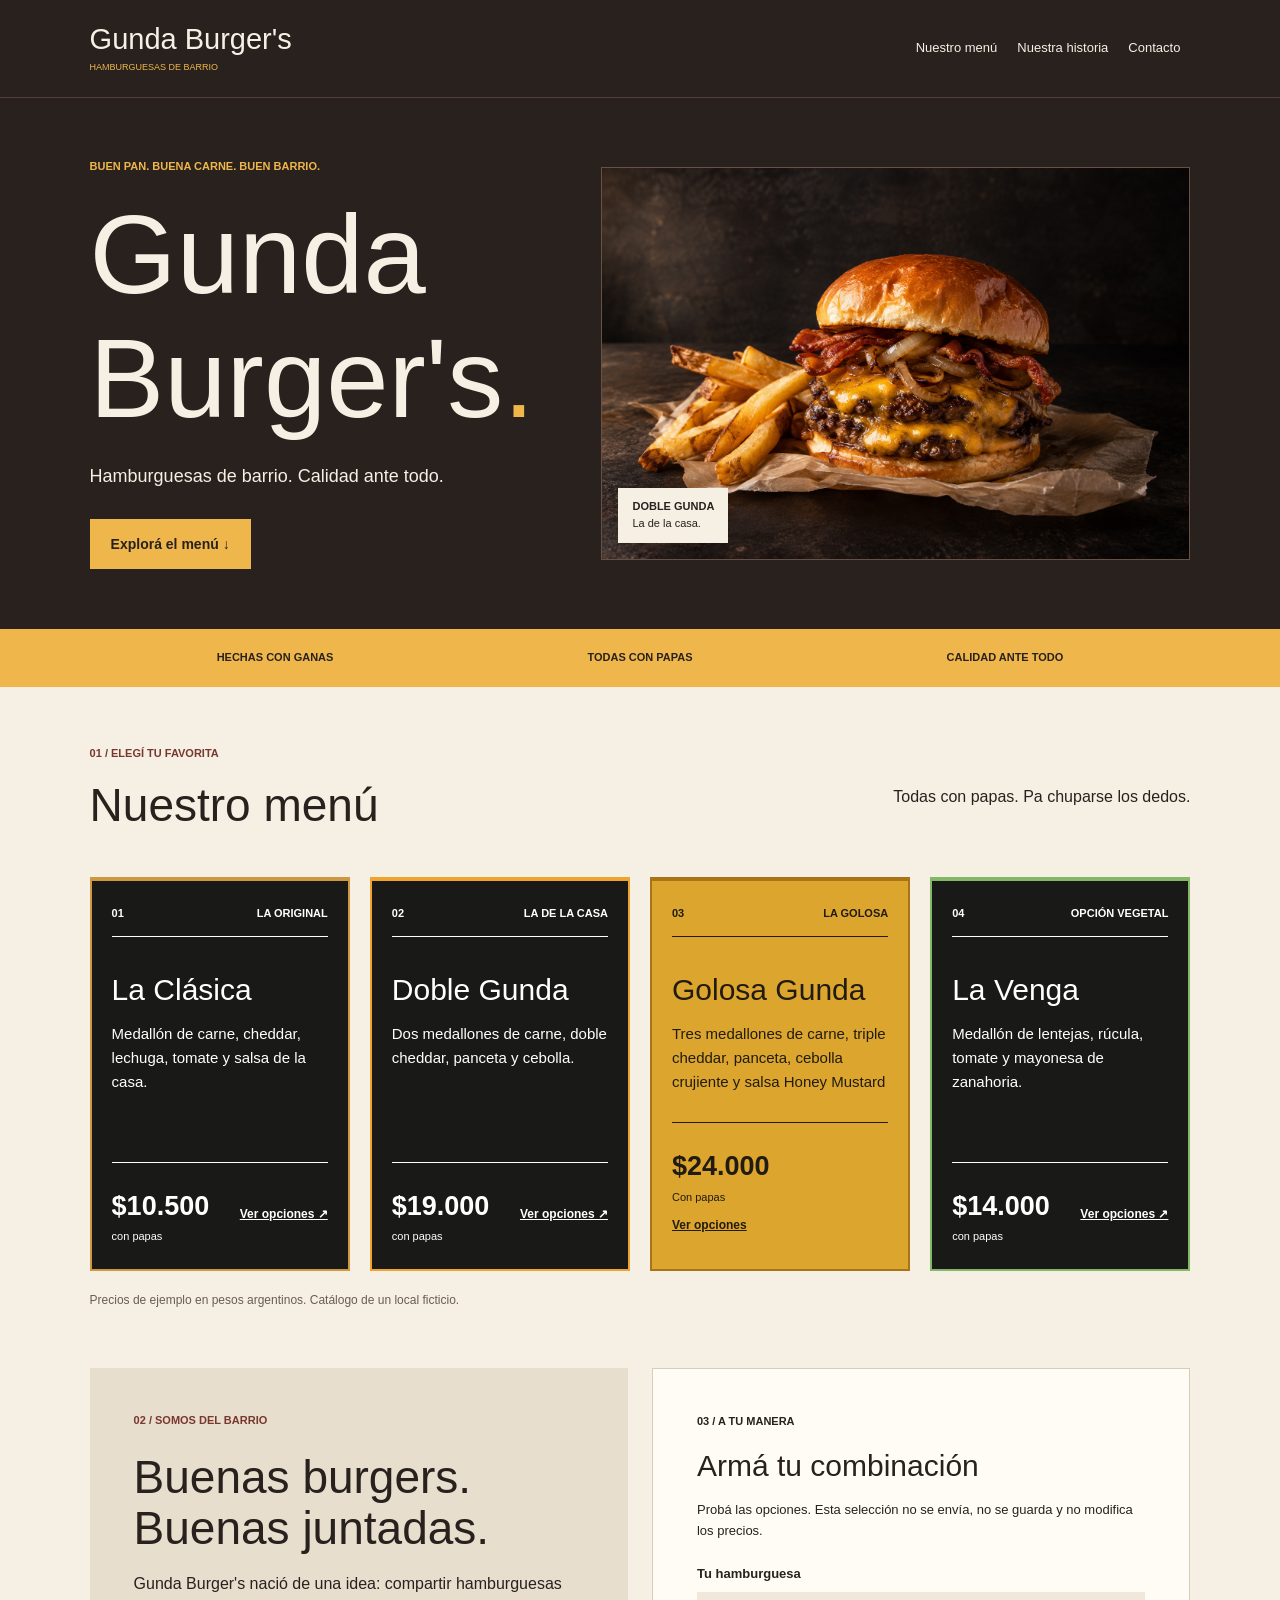
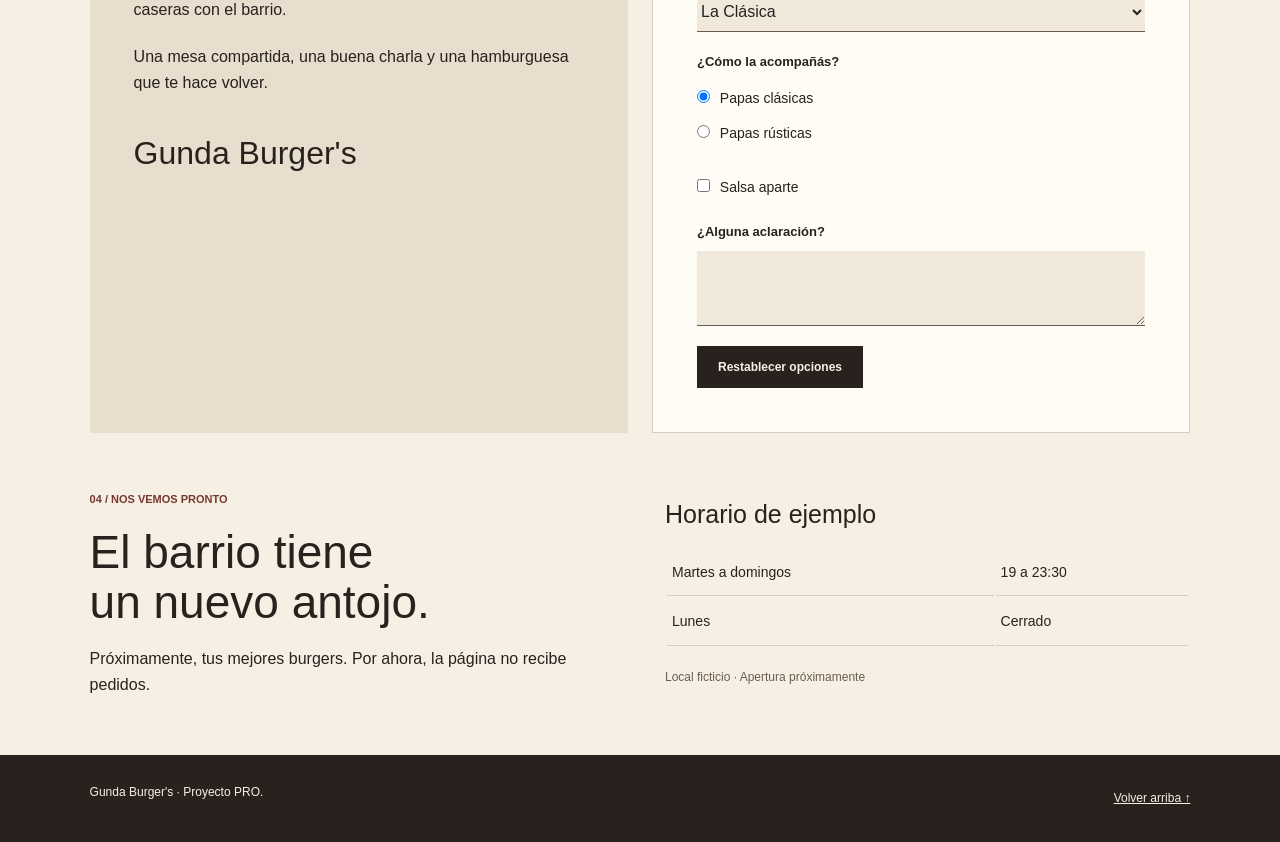
<file: index.html>
<!DOCTYPE html>
<!-- HTML5. El idioma ayuda a lectores de pantalla y herramientas de traducción. -->
<html lang="es">
<head>
    <!-- UTF-8 conserva tildes; viewport permite aplicar el diseño mobile first (clase 7). -->
    <meta charset="UTF-8">
    <meta name="viewport" content="width=device-width, initial-scale=1.0">
    <title>Gunda Burger's | Hamburguesas de barrio</title>
    <!-- CSS externo: la ruta parte de la ubicación de este HTML (clase 3). -->
    <link rel="stylesheet" href="css/estilos.css">
</head>
<body>
    <!-- Cabecera semántica. La clase aplica estilos; el id sirve como destino del enlace. -->
    <header class="cabecera" id="inicio">
        <div class="contenedor cabeceraInterior">
            <!-- Marca enlazada al inicio; el h1 se reserva para la presentación principal. -->
            <a class="marca" href="#inicio">Gunda Burger's<span class="marcaDetalle">HAMBURGUESAS DE BARRIO</span></a>
            <!-- Lista de navegación: Flexbox distribuye sus elementos (clases 2 y 5). -->
            <nav>
                <ul class="navegacion">
                    <li><a href="#menu">Nuestro menú</a></li>
                    <li><a href="#nosotros">Nuestra historia</a></li>
                    <li><a href="#contacto">Contacto</a></li>
                </ul>
            </nav>
        </div>
    </header>

    <!-- Un único main reúne las secciones principales de la página. -->
    <main>
        <!-- Grid cambia esta portada de una columna a dos según el ancho disponible. -->
        <section class="portada">
            <div class="contenedor portadaGrilla">
                <div class="portadaTexto">
                    <!-- Texto secundario de presentación, sin alterar la jerarquía de títulos. -->
                    <p class="antetitulo">BUEN PAN. BUENA CARNE. BUEN BARRIO.</p>
                    <h1>Gunda<br>Burger's<span class="punto">.</span></h1>
                    <!-- Conservamos tu eslogan. -->
                    <p class="eslogan">Hamburguesas de barrio. Calidad ante todo.</p>
                    <!-- Es un enlace de navegación con apariencia de botón; no ejecuta una compra. -->
                    <a class="boton" href="#menu">Explorá el menú ↓</a>
                </div>
                <!-- Imagen local: alt describe el contenido si no se ve (clase 2). -->
                <div class="portadaVisual">
                    <img class="fotoPortada" src="img/doble-gunda.png" alt="Hamburguesa doble con cheddar, panceta, cebolla y papas fritas">
                    <!-- Position absolute ubica el rótulo respecto de portadaVisual (clase 4). -->
                    <p class="rotuloFoto">DOBLE GUNDA <span>La de la casa.</span></p>
                </div>
            </div>
        </section>

        <!-- Franja de identidad: lista distribuida con Flexbox, capaz de saltar de línea. -->
        <div class="franja">
            <ul class="contenedor ventajas">
                <li>HECHAS CON GANAS</li>
                <li>TODAS CON PAPAS</li>
                <li>CALIDAD ANTE TODO</li>
            </ul>
        </div>

        <!-- Los id originales se mantienen para conservar la navegación. -->
        <section class="contenedor seccion" id="menu">
            <div class="tituloSeccion">
                <div>
                    <p class="antetitulo">01 / ELEGÍ TU FAVORITA</p>
                    <h2>Nuestro menú</h2>
                </div>
                <!-- Conservamos tu descripción; la aclaración separa la maqueta de una tienda real. -->
                <p>Todas con papas. Pa chuparse los dedos.</p>
            </div>

            <!-- Grid organiza las tarjetas en 1, 2 o 4 columnas (clases 6 y 7). -->
            <div class="productos">
                <article class="producto">
                    <!-- El número y la categoría son texto; no funcionan como filtros. -->
                    <div class="productoSuperior"><span>01</span><span>LA ORIGINAL</span></div>
                    <h3>La Clásica</h3>
                    <p class="descripcion">Medallón de carne, cheddar, lechuga, tomate y salsa de la casa.</p>
                    <!-- Flexbox mantiene el precio y el enlace en la base de cada tarjeta. -->
                    <div class="productoPie">
                        <p class="precio">$10.500<span>con papas</span></p>
                        <a class="enlaceProducto" href="#personalizar">Ver opciones ↗</a>
                    </div>
                </article>

                <!-- Una segunda clase agrega el aspecto destacado sin repetir todas las reglas. -->
                <article class="producto productoDestacado">
                    <div class="productoSuperior"><span>02</span><span>LA DE LA CASA</span></div>
                    <h3>Doble Gunda</h3>
                    <p class="descripcion">Dos medallones de carne, doble cheddar, panceta y cebolla.</p>
                    <div class="productoPie">
                        <p class="precio">$19.000<span>con papas</span></p>
                        <a class="enlaceProducto" href="#personalizar">Ver opciones ↗</a>
                    </div>
                </article>

                <!--Una tercera clase, para los golosos-->
                <article class = "producto productoExtra">
                    <div class= "productoSuperior"><span>03</span><span>LA GOLOSA</span></div>
                    <h3>Golosa Gunda</h3>
                    <p class = "descripcion">Tres medallones de carne, triple cheddar, panceta, cebolla crujiente y salsa Honey Mustard</p>
                    <div class ="productoPie">
                        <p class="precio">$24.000<span>Con papas</span></p>
                        <a class="enlaceProducto" href="#personalizar">Ver opciones</a>
                    </div>
                </article>

                <!-- Mismo componente, conservando el nombre que elegiste para la opción vegetal. -->
                <article class="producto productoVegetal">
                    <!-- La clase adicional aplica la variante verde del catálogo. -->
                    <div class="productoSuperior"><span>04</span><span>OPCIÓN VEGETAL</span></div>
                    <h3>La Venga</h3>
                    <p class="descripcion">Medallón de lentejas, rúcula, tomate y mayonesa de zanahoria.</p>
                    <div class="productoPie">
                        <p class="precio">$14.000<span>con papas</span></p>
                        <a class="enlaceProducto" href="#personalizar">Ver opciones ↗</a>
                    </div>
                </article>
            </div>
            <!-- Los importes siguen siendo texto; no hay cálculo ni compra implementados. -->
            <p class="nota">Precios de ejemplo en pesos argentinos. Catálogo de un local ficticio.</p>
        </section>

        <!-- Grid por áreas distribuye historia y formulario: vertical en móvil, lateral en escritorio. -->
        <div class="contenedor comunidad">
            <section class="historia" id="nosotros">
                <p class="antetitulo">02 / SOMOS DEL BARRIO</p>
                <h2>Buenas burgers.<br>Buenas juntadas.</h2>
                <!-- Conservamos tu historia, unificando la escritura de la marca. -->
                <p>Gunda Burger's nació de una idea: compartir hamburguesas caseras con el barrio.</p>
                <p>Una mesa compartida, una buena charla y una hamburguesa que te hace volver.</p>
                <p class="firma">Gunda Burger's</p>
            </section>

            <section class="personalizacion" id="personalizar">
                <p class="antetitulo">03 / A TU MANERA</p>
                <h2>Armá tu combinación</h2>
                <p class="notaFormulario">Probá las opciones. Esta selección no se envía, no se guarda y no modifica los precios.</p>
                <!-- Formulario HTML de práctica (clase 2). Sin submit ni destino de pedidos. -->
                <form>
                    <!-- for e id vinculan la etiqueta al control; name identifica su dato. -->
                    <label class="etiqueta" for="hamburguesa">Tu hamburguesa</label>
                    <select id="hamburguesa" name="hamburguesa">
                        <option value="clasica">La Clásica</option>
                        <option value="doble-gunda">Doble Gunda</option>
                        <option value="golosa-gunda">Golosa Gunda</option>
                        <option value="la-venga">La Venga</option>
                    </select>
                    <!-- fieldset agrupa controles; legend nombra el grupo. -->
                    <fieldset>
                        <legend>¿Cómo la acompañás?</legend>
                        <!-- Compartir name hace que solo se pueda elegir una opción de radio. -->
                        <label class="opcion"><input type="radio" name="papas" value="clasicas" checked> Papas clásicas</label>
                        <label class="opcion"><input type="radio" name="papas" value="rusticas"> Papas rústicas</label>
                    </fieldset>
                    <!-- Checkbox permite marcar una preferencia independiente. -->
                    <label class="opcion"><input type="checkbox" name="salsa-aparte" value="si"> Salsa aparte</label>
                    <label class="etiqueta" for="aclaraciones">¿Alguna aclaración?</label>
                    <!-- textarea admite varias líneas; rows fija una altura inicial en líneas. -->
                    <textarea id="aclaraciones" name="aclaraciones" rows="3"></textarea>
                    <!-- Reset restaura los valores iniciales usando comportamiento nativo de HTML. -->
                    <input class="boton botonSecundario" type="reset" value="Restablecer opciones">
                </form>
            </section>
        </div>

        <!-- Tabla para información tabulada; la distribución de la página sigue a cargo de CSS. -->
        <section class="contenedor seccion contacto" id="contacto">
            <div>
                <p class="antetitulo">04 / NOS VEMOS PRONTO</p>
                <h2>El barrio tiene<br>un nuevo antojo.</h2>
                <!-- Conservamos el mensaje y el horario, corrigiendo solo la ortografía. -->
                <p>Próximamente, tus mejores burgers. Por ahora, la página no recibe pedidos.</p>
            </div>
            <div class="horarios">
                <h3>Horario de ejemplo</h3>
                <!-- Cada tr es una fila y cada td contiene el día o su horario. -->
                <table>
                    <tr><td>Martes a domingos</td><td>19 a 23:30</td></tr>
                    <tr><td>Lunes</td><td>Cerrado</td></tr>
                </table>
                <p class="nota">Local ficticio · Apertura próximamente</p>
            </div>
        </section>
    </main>

    <!-- Pie con tu texto original y un enlace interno funcional. -->
    <footer class="pie">
        <div class="contenedor pieInterior">
            <p>Gunda Burger's · Proyecto PRO.</p>
            <a href="#inicio">Volver arriba ↑</a>
        </div>
    </footer>
</body>
</html>
</file>
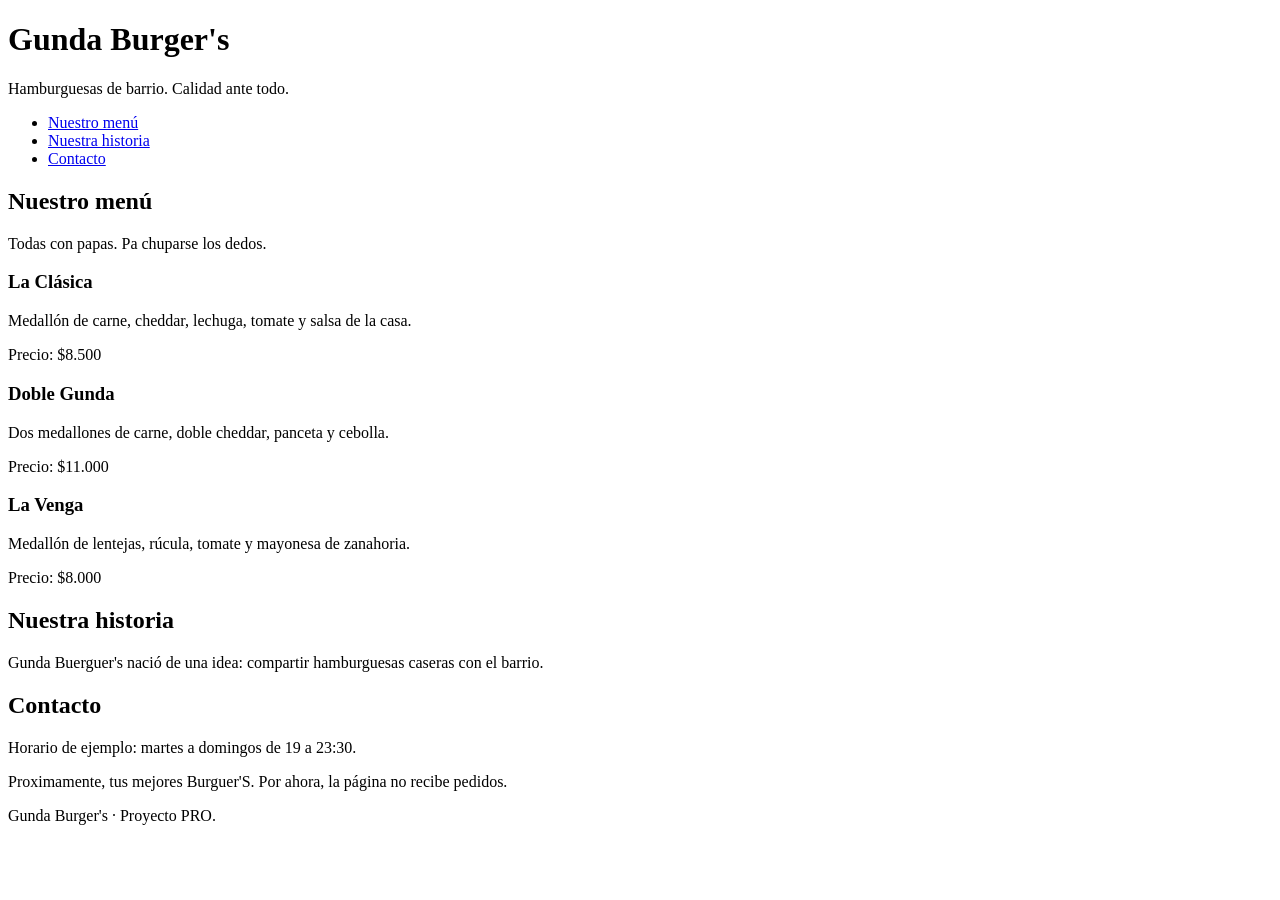
<file: respaldo-inicial/index.html>
<!DOCTYPE html>
<!-- CLASE 1: DOCTYPE indica que este documento usa HTML5. -->
<html>
<!-- html contiene el documento completo; se cierra al final del archivo. -->
<head>
    <!-- head guarda información de la página; no es el contenido visible. -->
    <!-- charset UTF-8 permite representar tildes, eñes y otros caracteres. -->
    <meta charset="UTF-8">
    <!-- title es el texto de la pestaña del navegador. Probá cambiarlo. -->
    <title>Gunda Burger's | Hamburguesas de barrio</title>
</head>
<body>
    <!-- body contiene todo lo que se muestra en la página. -->
    <!-- ETAPA 1: estructura HTML. Todavía conservamos el aspecto del navegador.
         Los comentarios como este explican el código y no aparecen en la página.
         Las sangrías muestran qué elementos están dentro de otros. -->

    <!-- CLASE 1: header agrupa la presentación y la navegación del sitio. -->
    <header>
        <!-- h1 es el título principal. Usamos uno para identificar la página. -->
        <h1>Gunda Burger's</h1>
        <!-- p representa un párrafo. Podés reemplazar este eslogan. -->
        <p>Hamburguesas de barrio. Calidad ante todo.</p>

        <!-- nav agrupa los enlaces que ayudan a recorrer nuestra página. -->
        <nav>
            <!-- CLASE 2: ul es una lista sin orden numérico; li es cada elemento. -->
            <ul>
                <!-- a crea un enlace. href="#menu" busca el elemento con id="menu". -->
                <li><a href="#menu">Nuestro menú</a></li>
                <!-- Cada enlace apunta al id de una sección que está más abajo. -->
                <li><a href="#nosotros">Nuestra historia</a></li>
                <!-- Podés cambiar el texto del enlace sin cambiar su destino. -->
                <li><a href="#contacto">Contacto</a></li>
            </ul>
        </nav>
    </header>

    <!-- CLASE 1: main contiene el contenido principal; hay uno en esta página. -->
    <main>
        <!-- section reúne contenido de un mismo tema.
             CLASE 2: id identifica este destino; no debe repetirse en la página. -->
        <section id="menu">
            <!-- h2 titula una sección que depende del título principal h1. -->
            <h2>Nuestro menú</h2>
            <!-- Este párrafo explica las condiciones del catálogo de práctica. -->
            <p>Todas con papas. Pa chuparse los dedos.</p>

            <!-- article agrupa un producto que tiene sentido por sí mismo.
                 Para agregar otro, copiá desde article hasta su cierre /article. -->
            <article>
                <!-- h3 titula un producto dentro de la sección encabezada por h2. -->
                <h3>La Clásica</h3>
                <!-- Cambiá los ingredientes escribiendo dentro del párrafo. -->
                <p>Medallón de carne, cheddar, lechuga, tomate y salsa de la casa.</p>
                <!-- El precio es texto escrito a mano: todavía no se calcula. -->
                <p>Precio: $8.500</p>
            </article>

            <!-- Segundo producto: repetimos la estructura, cambiamos el contenido. -->
            <article>
                <!-- Mantiene h3 porque tiene la misma jerarquía que La Clásica. -->
                <h3>Doble Gunda</h3>
                <!-- p separa la descripción del nombre y del precio. -->
                <p>Dos medallones de carne, doble cheddar, panceta y cebolla.</p>
                <!-- Modificar este número solo cambia el texto que ves. -->
                <p>Precio: $11.000</p>
            </article>

            <!-- Tercer producto: todos los artículos son hijos de la misma section. -->
            <article>
                <!-- h3 presenta el nombre de nuestra opción vegetal. -->
                <h3>La Venga</h3>
                <!-- Este párrafo enumera sus ingredientes. -->
                <p>Medallón de lentejas, rúcula, tomate y mayonesa de zanahoria.</p>
                <!-- Cada producto tiene su propio párrafo para el precio. -->
                <p>Precio: $8.000</p>
            </article>
        </section>

        <!-- Esta sección recibe el enlace href="#nosotros" de la navegación. -->
        <section id="nosotros">
            <!-- h2 comienza otro tema del mismo nivel que Nuestro menú. -->
            <h2>Nuestra historia</h2>
            <!-- Este texto inventado se puede reemplazar por la historia que elijas. -->
            <p>Gunda Buerguer's nació de una idea: compartir hamburguesas caseras con el barrio.</p>
        </section>

        <!-- id="contacto" es el destino del tercer enlace del menú. -->
        <section id="contacto">
            <!-- h2 identifica el tema de esta sección. -->
            <h2>Contacto</h2>
            <!-- Es información ficticia para practicar; no publicamos datos personales. -->
            <p>Horario de ejemplo: martes a domingos de 19 a 23:30.</p>
            <!-- La aclaración describe el estado real de esta primera etapa. -->
            <p>Proximamente, tus mejores Burguer'S. Por ahora, la página no recibe pedidos.</p>
        </section>
    </main>

    <!-- footer es el pie: reúne la información final de la página. -->
    <footer>
        <!-- p muestra el cierre del sitio. Cambiá el nombre si elegís otra marca. -->
        <p>Gunda Burger's · Proyecto PRO.</p>
    </footer>
</body>
<!-- Cerramos body antes de html porque body está dentro de html. -->
</html>
</file>
<file: css/estilos.css>
/* CLASE 3: archivo externo. Selectores de etiqueta para bases, clases para componentes.
   Mobile first: las reglas iniciales sirven para móvil; las media queries amplían el layout.
   Paleta: crema #f6f0e4, carbón #28211e, mostaza #efb64b y bordó #78372f.
   El crema da descanso; el mostaza identifica la honey mustard; los bordes remiten a ingredientes. Sin librerías ni JavaScript. */

* {
    margin: 0; /* Reset: quitamos los márgenes predeterminados. */
    padding: 0; /* Reset: también quitamos los rellenos predeterminados. */
}

body {
    background-color: #f6f0e4; /* Fondo general de la página. */
    color: #28211e; /* Color heredado por los textos. */
    font-family: Arial, sans-serif; /* Fuente local y alternativa genérica. */
    font-size: 16px; /* Tamaño base legible. */
    line-height: 1.6; /* Separación entre líneas proporcional a la fuente. */
}

a {
    color: inherit; /* El enlace toma el color del contenedor. */
}

.contenedor {
    width: 88%; /* Un ancho porcentual deja aire lateral sin fijar el tamaño de pantalla. */
    margin: 0 auto; /* Márgenes automáticos centran el bloque. */
}

h1, h2, h3, .marca, .firma {
    font-family: Impact, 'Arial Narrow', sans-serif; /* Tipografía local de carácter fuerte. */
    font-weight: normal; /* Evita añadir negrita sintética a Impact. */
    line-height: 1.1; /* Títulos más compactos que los párrafos. */
}

h2 {
    font-size: 36px; /* Tamaño de los títulos de sección en móvil. */
    margin-bottom: 18px; /* Espacio externo hacia el contenido siguiente. */
}

h3 {
    font-size: 30px; /* Jerarquía visual de cada producto. */
}

.antetitulo {
    font-size: 11px; /* Texto pequeño de orientación. */
    font-weight: bold; /* Destaca las etiquetas de sección. */
    margin-bottom: 18px; /* Separa la etiqueta del título. */
}

.cabecera, .portada, .pie {
    background-color: #28211e; /* Las tres zonas comparten fondo oscuro. */
    color: #f6f0e4; /* Contraste claro sobre ese fondo. */
}

.cabecera {
    border-bottom: 1px solid #504039; /* Línea sutil de separación. */
}

.cabeceraInterior {
    display: flex; /* CLASE 5: distribuye marca y navegación. */
    flex-direction: column; /* En móvil apilamos los dos bloques. */
    align-items: center; /* Centramos los hijos sobre el eje transversal. */
    padding: 24px 0; /* Relleno vertical; el ancho no aumenta. */
}

.marca {
    font-size: 29px; /* Identidad de la cabecera. */
    text-decoration: none; /* Quitamos el subrayado del enlace de marca. */
}

.marcaDetalle {
    display: block; /* El subtítulo ocupa su propia línea. */
    font-family: Arial, sans-serif; /* Contrasta con la tipografía de la marca. */
    font-size: 9px; /* Escala secundaria. */
    margin-top: 7px; /* Separación entre marca y subtítulo. */
}

.navegacion {
    list-style-type: none; /* Quitamos las viñetas de la lista. */
    display: flex; /* Enlaces en una fila flexible. */
    flex-wrap: wrap; /* Permite pasar a otra línea si no entran. */
    justify-content: center; /* Centra las filas del menú. */
    margin-top: 18px; /* Separa la navegación de la marca en móvil. */
}

.navegacion a {
    display: inline-block; /* Permite aplicar relleno vertical al enlace. */
    padding: 8px 10px; /* Amplía el área pulsable. */
    font-size: 13px; /* Tamaño compacto para la navegación. */
    text-decoration: none; /* Navegación sin subrayado permanente. */
}

.portada {
    padding: 44px 0; /* Aire arriba y debajo de la presentación. */
}

.portadaGrilla {
    display: grid; /* CLASE 6: texto e imagen forman una grilla. */
    grid-template-columns: 1fr; /* Una columna que ocupa el espacio disponible. */
    row-gap: 32px; /* Separación vertical entre texto e imagen. */
    align-items: center; /* Alineación vertical dentro de cada celda. */
}

h1 {
    font-size: 70px; /* Escala de portada para móvil. */
    margin-bottom: 22px; /* Separa el título del eslogan. */
}

.punto {
    color: #efb64b; /* Acento de identidad dentro del título. */
}

.eslogan {
    font-size: 18px; /* Texto principal de apoyo. */
    margin-bottom: 28px; /* Espacio antes del enlace al catálogo. */
}

.boton {
    display: inline-block; /* Respeta rellenos y ocupa el ancho de su contenido. */
    padding: 13px 20px; /* CLASE 4: espacio interno del botón. */
    background-color: #efb64b; /* Color de acción principal. */
    color: #28211e; /* Texto oscuro sobre mostaza. */
    border: 1px solid #efb64b; /* Borde de grosor uniforme. */
    font-family: Arial, sans-serif; /* Unifica enlaces e inputs. */
    font-size: 14px; /* Texto del control. */
    font-weight: bold; /* Refuerza su jerarquía. */
    text-decoration: none; /* El enlace se presenta como botón. */
}

.portadaVisual {
    position: relative; /* Referencia de posición para el rótulo hijo. */
    border: 1px solid #685144; /* Marco cálido que acompaña los tonos de la fotografía. */
    
}

.fotoPortada {
    display: block; /* Elimina el espacio de línea bajo las imágenes inline. */
    width: 100%; /* La imagen se adapta al ancho de su celda. */
    height: auto; /* Mantiene su proporción original. */
}

.rotuloFoto {
    position: absolute; /* Superpone el rótulo sin desplazar la foto. */
    bottom: 16px; /* Distancia al borde inferior del contenedor relativo. */
    left: 16px; /* Distancia al borde izquierdo. */
    background-color: #f6f0e4; /* Fondo sólido para legibilidad sobre la foto. */
    color: #28211e; /* Contraste del texto del rótulo. */
    padding: 10px 14px; /* Relleno de la etiqueta. */
    font-size: 11px; /* Escala secundaria de texto. */
    font-weight: bold; /* Destaca el nombre del producto. */
}

.rotuloFoto span {
    display: block; /* La bajada aparece debajo del nombre. */
    font-weight: normal; /* Diferencia el subtítulo. */
}

.franja {
    background-color: #efb64b; /* Banda mostaza que conecta la portada con el menú. */
    padding: 15px 0; /* Aire vertical. */
}

.ventajas {
    list-style-type: none; /* No necesitamos viñetas visuales. */
    display: flex; /* Elementos distribuidos horizontalmente. */
    flex-wrap: wrap; /* La banda se adapta si el texto no entra. */
    justify-content: space-around; /* Reparte el espacio alrededor de los elementos. */
    font-size: 11px; /* Texto compacto para la banda. */
    font-weight: bold; /* Sostiene el contraste de jerarquía. */
}

.ventajas li {
    margin: 5px 10px; /* Evita que se toquen cuando pasan de línea. */
}

.seccion {
    padding: 58px 0; /* Separación vertical de las secciones. */
}

.tituloSeccion {
    margin-bottom: 28px; /* Distancia entre encabezado y catálogo. */
}

.productos {
    display: grid; /* Catálogo bidimensional. */
    grid-template-columns: 1fr; /* Una tarjeta por fila en móvil. */
    column-gap: 20px; /* Separación horizontal entre tarjetas. */
    row-gap: 20px; /* Separación vertical entre tarjetas. */
}

.producto {
    display: flex; /* Flexbox organiza el interior de cada tarjeta. */
    flex-direction: column; /* Contenido apilado verticalmente. */
    padding: 24px 20px; /* Menos relleno lateral deja espacio al texto en las cuatro columnas. */
    border: 2px solid #cf9840; /* Borde dorado que remite al cheddar de La Clásica. */
    border-top: 4px solid #cf9840; /* Refuerza el acento del ingrediente en la parte superior. */
    background-color: #191918; /* Base negra compartida por las tarjetas sin fondo especial. */
    color: #ffffff; /* Texto blanco que también heredan precios y enlaces. */
}

.productoDestacado {
    border-color: #f0a32d; /* Naranja cheddar para Doble Gunda; conserva el fondo negro de producto. */
}
.productoExtra {
    background-color: #dca52d; /* Mostaza miel: referencia directa a la salsa honey mustard. */
    color: #211b12; /* Texto oscuro sobre mostaza para conservar buena legibilidad. */
    border-color: #a87416; /* Borde mostaza tostado de la misma familia que el fondo. */
}   

.productoSuperior {
    display: flex; /* Número a un lado, categoría al otro. */
    justify-content: space-between; /* Aprovecha el espacio entre ambos textos. */
    font-size: 11px; /* Categorías pequeñas pero legibles. */
    font-weight: bold; /* Hace legibles las categorías pequeñas. */
    margin-bottom: 36px; /* Da aire antes del nombre. */
}

.descripcion {
    margin: 16px 0 28px; /* Espacio superior e inferior; laterales sin margen. */
    font-size: 15px; /* Escala del detalle del producto. */
}

/* Selecciona productoPie únicamente dentro de la tarjeta productoExtra. */
.productoExtra .productoPie {
    flex-direction:column; /* dirección que apila los elementos */
    align-items:flex-start; /* alineación al inicio del eje transversal */
}

.productoPie {
    margin-top: auto; /* Absorbe espacio libre y alinea las bases dentro de la fila de Grid. */
    padding-top: 22px; /* Separación respecto al borde superior. */
    border-top: 1px solid; /* Usa el color del texto: blanco en tarjetas negras y oscuro en Golosa. */
    display: flex; /* Precio y enlace comparten una fila. */
    flex-wrap: wrap; /* Pueden pasar de línea si falta espacio. */
    justify-content: space-between; /* Los separa hacia los extremos. */
    align-items: center; /* Centra ambos bloques verticalmente. */
}

.precio {
    font-size: 27px; /* Jerarquía del importe. */
    font-weight: bold; /* Refuerza la lectura del precio. */
    margin-right: 12px; /* Aire si el enlace queda a su lado. */
}

.precio span {
    display: block; /* Aclaración debajo del importe. */
    font-size: 11px; /* Escala secundaria. */
    font-weight: normal; /* No compite con el precio. */
}

.enlaceProducto {
    font-size: 12px; /* Acción secundaria dentro de la tarjeta. */
    padding: 10px 0; /* Área de interacción vertical. */
}

.nota {
    margin-top: 20px; /* Distancia respecto del contenido anterior. */
    font-size: 12px; /* Texto aclaratorio. */
    color: #6b5c50; /* Contraste secundario sobre crema. */
}

.comunidad {
    display: grid; /* Grilla de historia y formulario. */
    grid-template-areas: "historia" "formulario"; /* Áreas apiladas en móvil. */
    grid-template-columns: 1fr; /* Una columna. */
    row-gap: 24px; /* Separación entre áreas. */
    column-gap: 24px; /* Separación al pasar a dos columnas. */
}

.historia {
    grid-area: historia; /* Asocia este elemento al área nombrada en el padre. */
    background-color: #e8decd; /* Arena: una pausa visual junto al formulario claro. */
    padding: 30px; /* Relleno interior de la sección. */
}

.historia p {
    margin-bottom: 22px; /* Separa los párrafos de esta sección. */
}

.firma {
    font-size: 32px; /* Firma tipográfica de la marca. */
    margin-top: 40px; /* La separa del relato. */
}

.personalizacion {
    grid-area: formulario; /* Conecta la sección con su área de Grid. */
    background-color: #fffcf6; /* Panel claro que diferencia la zona de interacción. */
    border: 1px solid #d7cbbb; /* Delimita el panel. */
    padding: 30px; /* Espacio interno. */
}

.personalizacion h2 {
    font-size: 30px; /* Ajusta el título a un panel más estrecho. */
}

.notaFormulario {
    font-size: 13px; /* Aclara el alcance del formulario antes de usarlo. */
    margin-bottom: 22px; /* Aire antes del primer control. */
}

.etiqueta {
    display: block; /* Cada etiqueta comienza su propia línea. */
    margin: 18px 0 8px; /* Separación arriba y respecto a su control. */
    font-size: 13px; /* Tamaño de etiquetas de formulario. */
    font-weight: bold; /* Identifica el nombre del campo. */
}

select, textarea {
    display: block; /* Cada campo ocupa su propia línea. */
    width: 100%; /* Ancho completo sin relleno horizontal adicional. */
    padding: 10px 0; /* Relleno solo vertical: no incrementa el ancho del contenido. */
    border: 0; /* Quita el borde nativo para evitar sumarlo al ancho del 100%. */
    border-bottom: 1px solid #6b5c50; /* Conserva un límite visible. */
    background-color: #f0e8da; /* Campos algo más oscuros que el panel para reconocerlos. */
    color: #28211e; /* Color del texto introducido. */
    font-family: Arial, sans-serif; /* Evita la fuente monoespaciada nativa del textarea. */
    font-size: 16px; /* Tamaño legible en móvil. */
}

fieldset {
    border: 0; /* Quitamos el marco nativo, conservando la agrupación semántica. */
    margin: 20px 0; /* Separación vertical del grupo. */
}

legend {
    font-size: 13px; /* Jerarquía del nombre de grupo. */
    font-weight: bold; /* Lo distingue de las opciones. */
    margin-bottom: 8px; /* Distancia a los radio buttons. */
}

.opcion {
    display: block; /* Una opción por línea. */
    padding: 6px 0; /* Área de clic vertical: el label también activa el input. */
    font-size: 14px; /* Tamaño del texto de opción. */
}

.opcion input {
    margin-right: 6px; /* Distancia entre control y texto. */
}

.botonSecundario {
    margin-top: 20px; /* Distancia al textarea. */
    background-color: #28211e; /* Variante oscura del botón. */
    border-color: #28211e; /* Borde consistente con el fondo. */
    color: #f6f0e4; /* Texto claro sobre oscuro. */
    font-size: 12px; /* Permite que el texto entre en pantallas pequeñas. */
}

.contacto {
    display: grid; /* Separa presentación y horarios. */
    grid-template-columns: 1fr; /* En móvil van uno debajo del otro. */
    row-gap: 30px; /* Espacio vertical entre los bloques. */
    column-gap: 50px; /* Espacio horizontal cuando haya dos columnas. */
    align-items: center; /* Centrado vertical entre las celdas. */
}

.horarios h3 {
    font-size: 25px; /* Encabezado secundario de horarios. */
    margin-bottom: 18px; /* Separación de la tabla. */
}

table {
    width: 100%; /* La tabla usa el ancho disponible en su celda. */
    font-size: 14px; /* Tamaño del contenido tabulado. */
}

td {
    padding: 12px 5px; /* Aire dentro de cada celda. */
    border-bottom: 1px solid #d7cbbb; /* Separa visualmente las filas. */
}

.pieInterior {
    display: flex; /* Distribución del texto y el enlace final. */
    flex-wrap: wrap; /* En pantallas angostas permite otra línea. */
    justify-content: space-between; /* Separa los bloques horizontalmente. */
    padding: 28px 0; /* Aire vertical del pie. */
    font-size: 12px; /* Escala de información secundaria. */
}

.pieInterior a {
    padding: 6px 0; /* Aumenta el área pulsable del enlace. */
}

/* Detalles de identidad: reutilizan selectores y propiedades de las clases 3 y 4. */
.portada .antetitulo, .marcaDetalle {
    color: #efb64b; /* Mostaza sobre carbón para conectar los detalles de la marca. */
}

.productoVegetal {
    border-color: #83b966; /* Verde de la rúcula y los vegetales; hereda fondo negro y texto blanco. */
}

.productoSuperior {
    padding-bottom: 14px; /* Espacio entre la categoría y su línea divisoria. */
    border-bottom: 1px solid; /* Hereda el color de texto de cada variante. */
}

.enlaceProducto {
    font-weight: bold; /* Hace más visible el enlace sin introducir otro color. */
}

.historia .antetitulo, .contacto .antetitulo, .tituloSeccion .antetitulo {
    color: #78372f; /* Bordó como acento secundario sobre fondos claros. */
}

/* CLASE 7: reglas desde tablet. Se combinan con las anteriores, no las reemplazan todas. */
@media (min-width: 768px) {
    .cabeceraInterior {
        flex-direction: row; /* Marca y navegación comparten la fila. */
        justify-content: space-between; /* Marca a la izquierda, menú a la derecha. */
    }
    .navegacion {
        margin-top: 0; /* Ya no necesita separación vertical de la marca. */
    }
    .portadaGrilla {
        grid-template-columns: 1fr 1fr; /* Mitad texto, mitad imagen. */
        column-gap: 30px; /* Separación entre las dos celdas. */
    }
    .productos {
        grid-template-columns: repeat(2, 1fr); /* Dos columnas del mismo ancho. */
    }
    .contacto {
        grid-template-columns: 1fr 1fr; /* Presentación y tabla en paralelo. */
    }
}

/* Escritorio: aprovechamos el ancho para cuatro productos y el layout de dos áreas. */
@media (min-width: 1100px) {
    .contenedor {
        width: 86%; /* Ajuste de los márgenes laterales en escritorio. */
    }
    h1 {
        font-size: 112px; /* Mayor presencia de marca cuando hay espacio. */
    }
    h2 {
        font-size: 46px; /* Escala de títulos para escritorio. */
    }
    .portada {
        padding: 60px 0; /* Mayor aire de presentación. */
    }
    .portadaGrilla {
        grid-template-columns: 0.9fr 1.1fr; /* La imagen recibe algo más de ancho. */
    }
    .tituloSeccion {
        display: flex; /* Encabezado y descripción en una misma fila. */
        justify-content: space-between; /* Distribución hacia los extremos. */
        align-items: center; /* Alineación sobre el eje vertical. */
    }
    .productos {
        grid-template-columns: repeat(4, 1fr); /* cuatro tarjetas iguales por fila. */
    }
    .comunidad {
        grid-template-areas: "historia formulario"; /* Las áreas ahora quedan lado a lado. */
        grid-template-columns: 1fr 1fr; /* Cada sección ocupa la mitad disponible. */
    }
    .historia, .personalizacion {
        padding: 44px; /* Más espacio interior para pantallas amplias. */
    }
}

/* Tope del contenedor en monitores grandes, sin agrandar indefinidamente el contenido. */
@media (min-width: 1440px) {
    .contenedor {
        width: 1240px; /* Ancho fijo seguro porque esta regla solo aplica desde 1440px. */
    }
}
</file>
